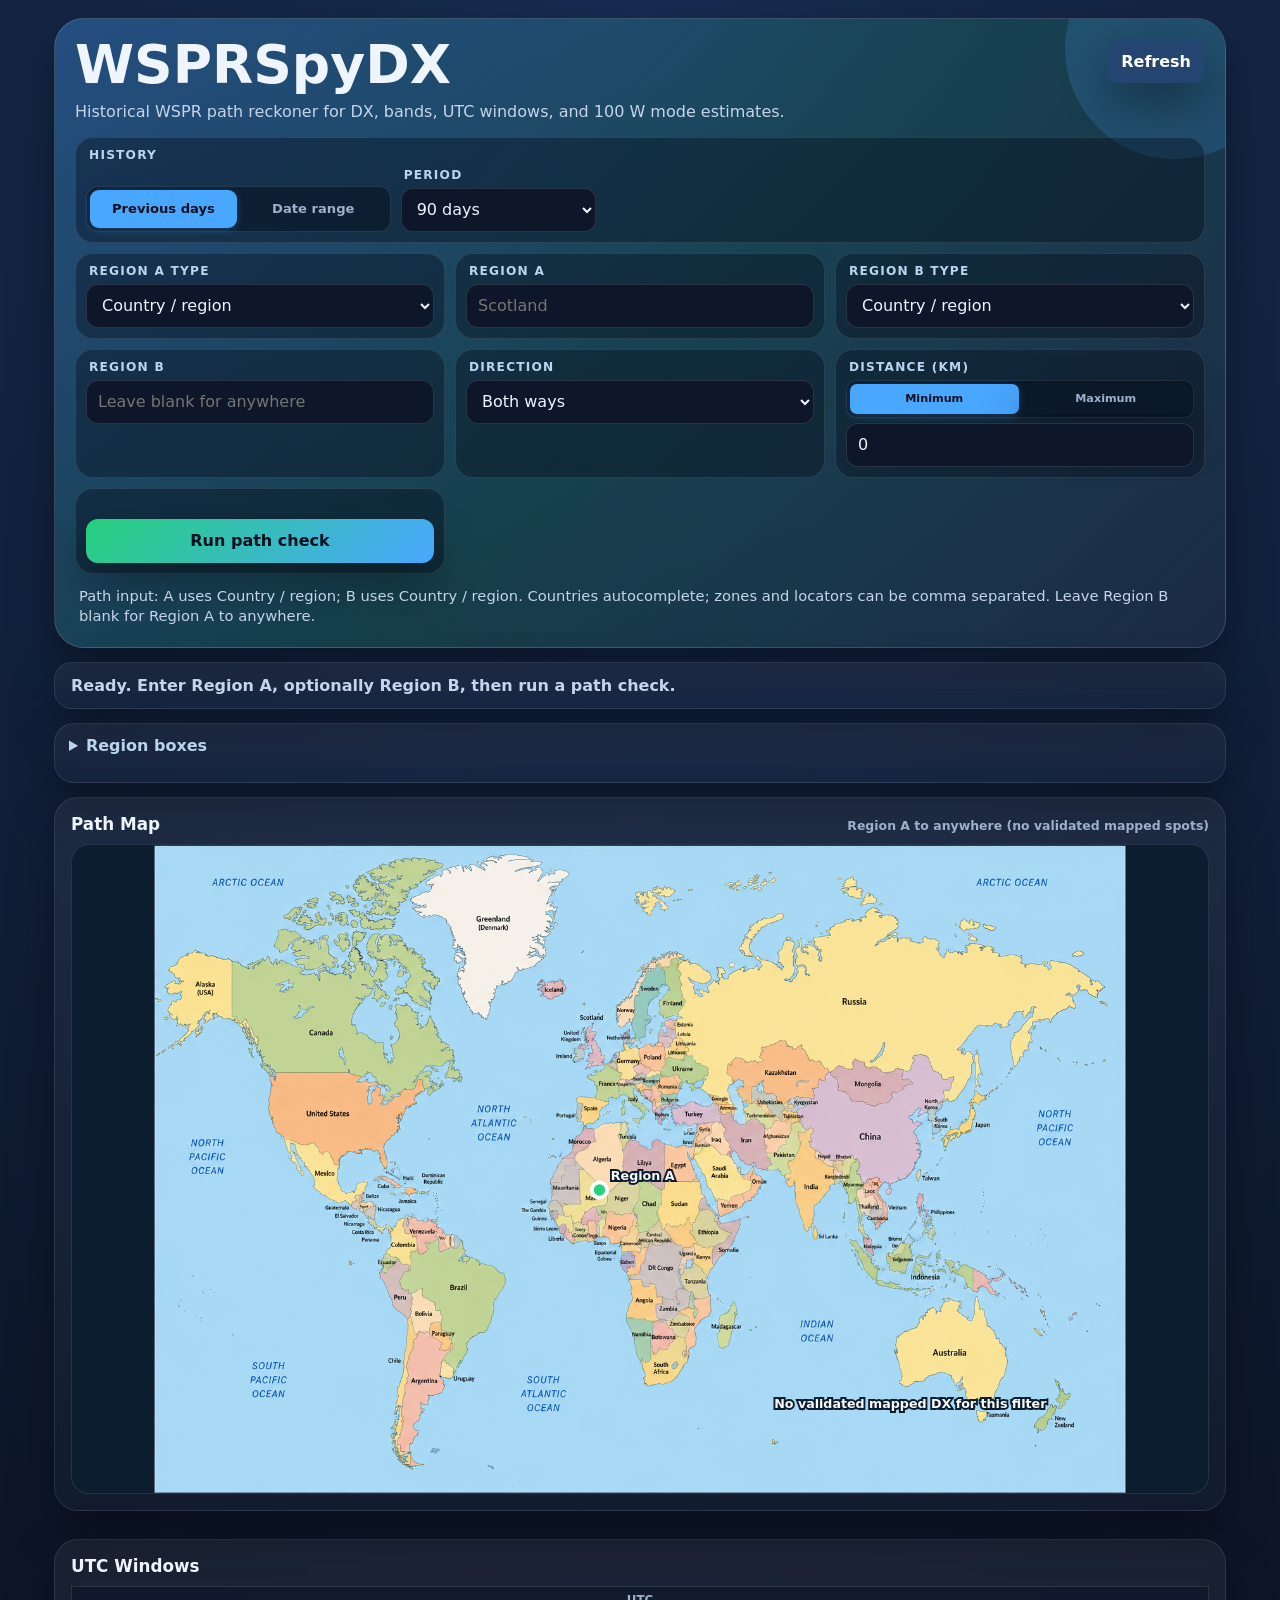
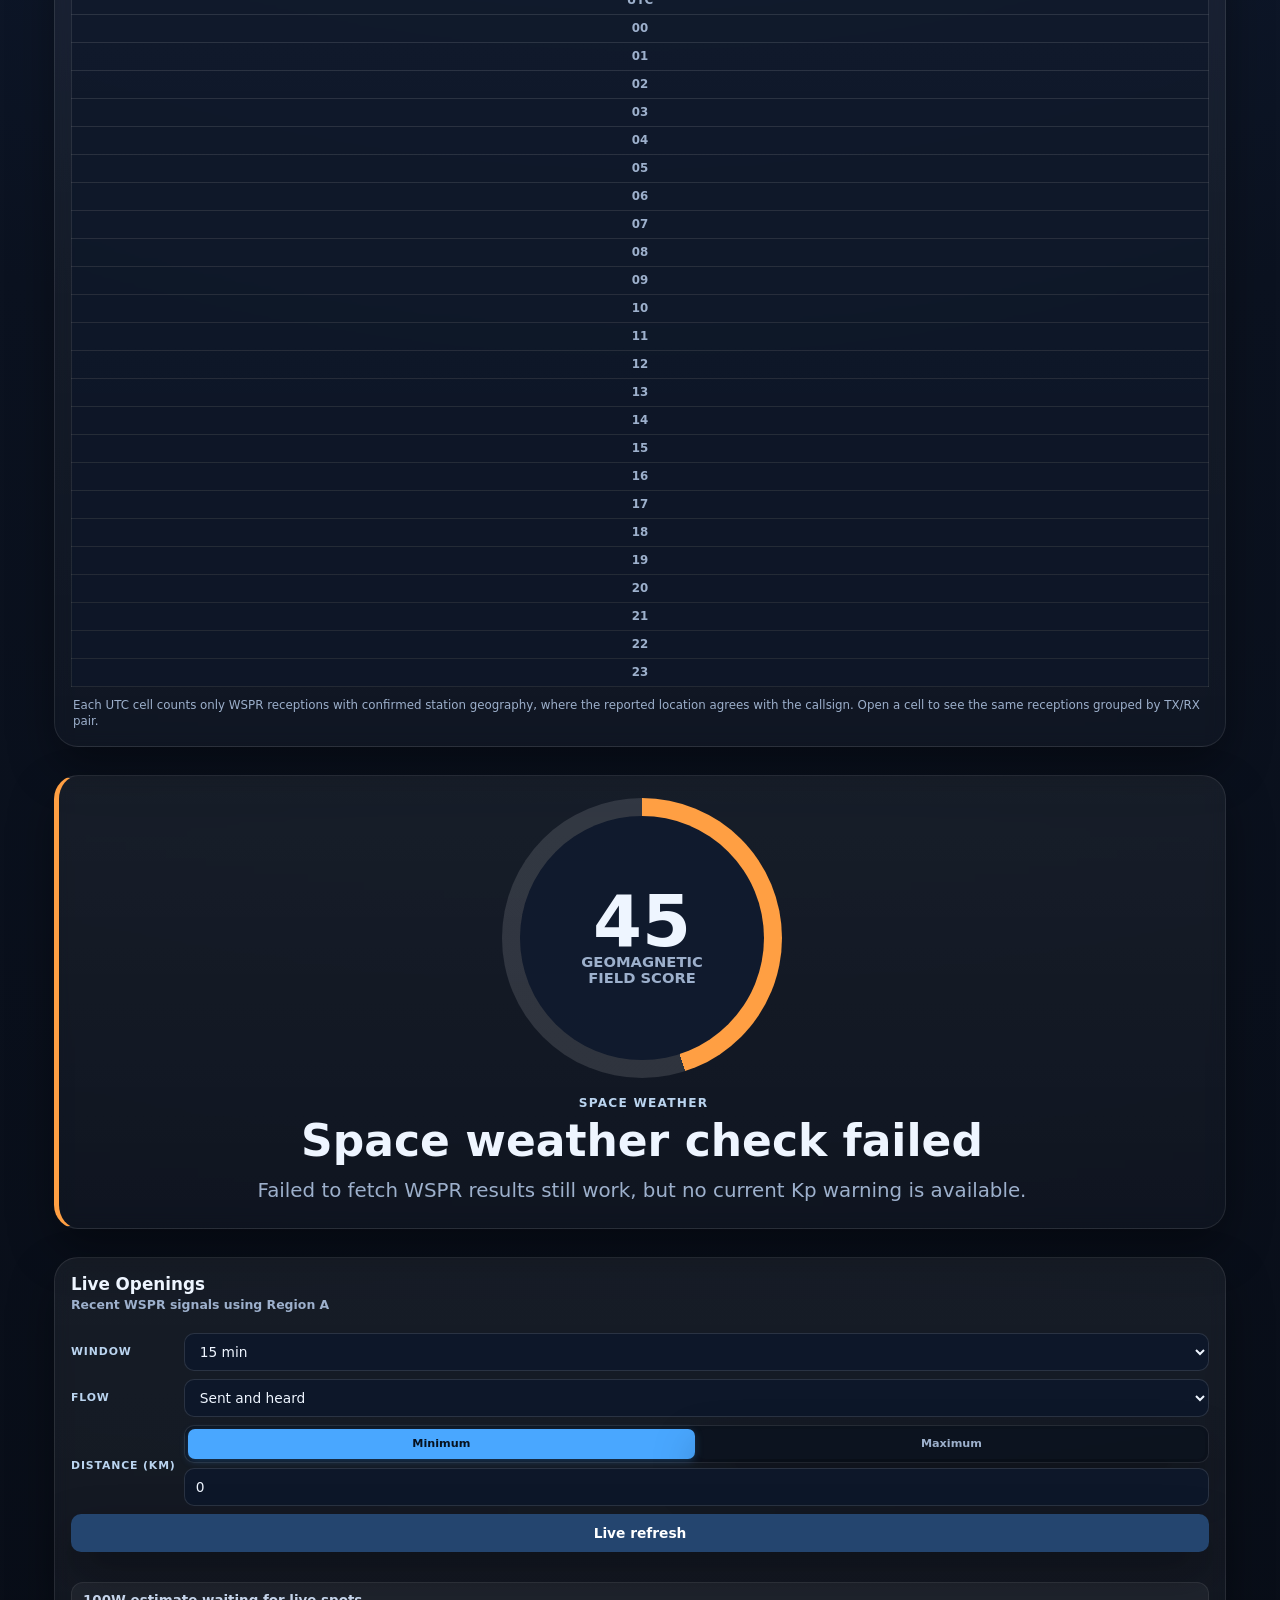
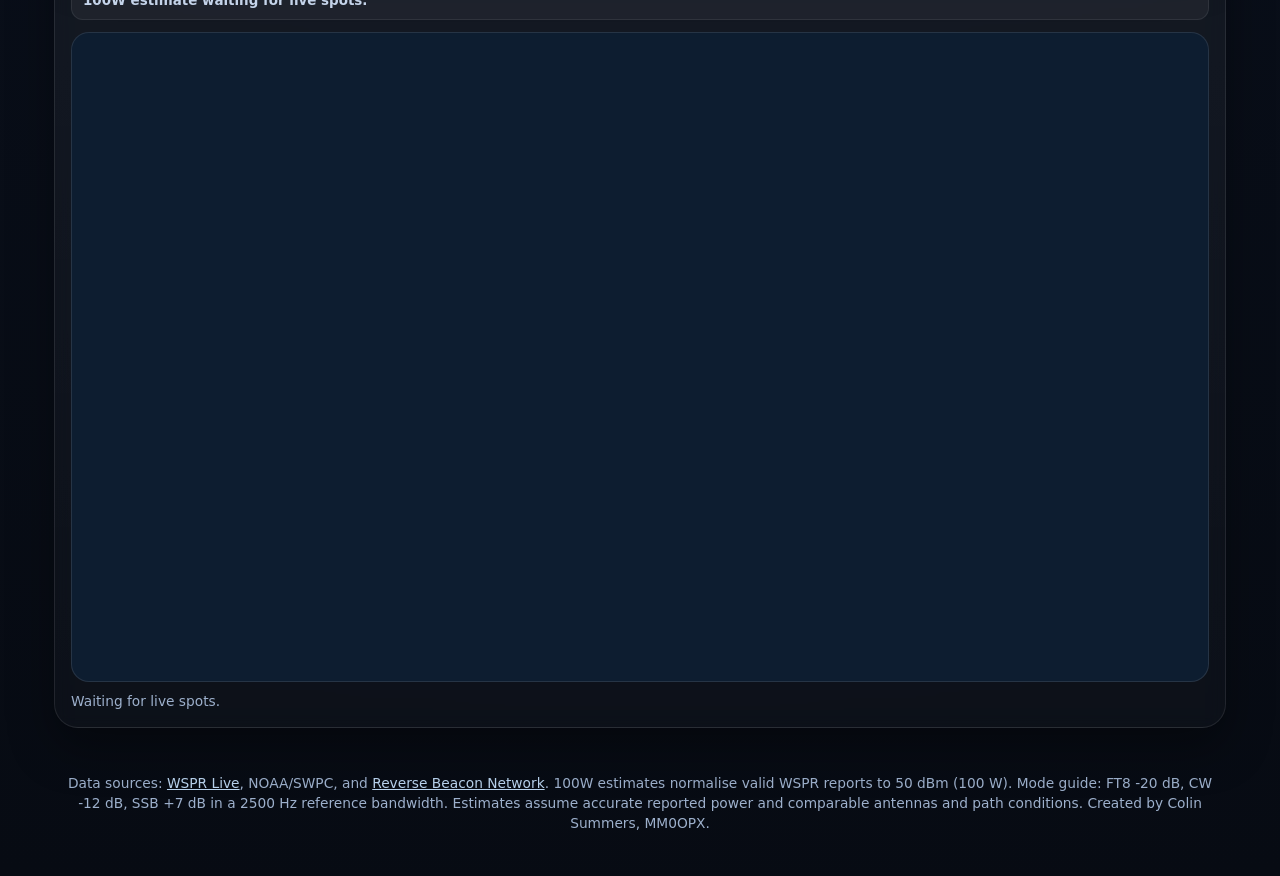
<file: index.html>
<!doctype html>
<html lang="en">
<head>
  <meta charset="utf-8">
  <meta name="viewport" content="width=device-width, initial-scale=1, viewport-fit=cover">
  <meta name="theme-color" content="#172033">
  <title>WSPRSpyDX</title>
  <style>
    body{margin:0;min-height:100vh;background:#0b1220;color:#eef5ff;font-family:system-ui,-apple-system,Segoe UI,sans-serif}.wrap{max-width:1200px;margin:auto;padding:18px 14px}.appHeader,.card,.panel,.status{background:#111b2f;border:1px solid rgba(255,255,255,.12);border-radius:20px;padding:16px;margin-bottom:14px}.grid{display:grid;gap:14px}select,input,button{min-height:44px;border-radius:12px;border:1px solid rgba(255,255,255,.15);background:#0d1729;color:#eef5ff;font:inherit}.title h1{font-size:clamp(2rem,6vw,3.35rem);margin:0}
  </style>
  <link rel="manifest" href="manifest.webmanifest">
  <link rel="stylesheet" href="styles.css?v=80">
</head>
<body>
  <main class="wrap">
    <header class="appHeader">
      <div class="top">
        <div class="title">
          <h1>WSPRSpyDX</h1>
          <p>Historical WSPR path reckoner for DX, bands, UTC windows, and 100 W mode estimates.</p>
        </div>
        <div class="actions">
          <button id="refreshBtn" type="button" aria-label="Refresh data" title="Refresh data">Refresh</button>
        </div>
      </div>
      <div class="selectors" aria-label="Path controls">
        <div class="selectBox historyBox">
          <label>History</label>
          <div class="history-controls">
            <input id="historyMode" type="hidden" value="recent">
            <div class="history-toggle" role="group" aria-label="History time selection mode">
              <button class="history-mode-button active" type="button" data-history-mode="recent" aria-pressed="true">Previous days</button>
              <button class="history-mode-button" type="button" data-history-mode="range" aria-pressed="false">Date range</button>
            </div>
            <div class="history-fields" id="recentHistoryFields">
              <label for="period">Period</label>
              <select id="period">
                <option value="1">1 day</option>
                <option value="2">2 days</option>
                <option value="3">3 days</option>
                <option value="4">4 days</option>
                <option value="5">5 days</option>
                <option value="10">10 days</option>
                <option value="20">20 days</option>
                <option value="30">30 days</option>
                <option value="90" selected>90 days</option>
              </select>
            </div>
            <div class="history-range-fields" id="rangeHistoryFields" hidden>
              <div class="history-fields">
                <label for="historyStart">Start UTC</label>
                <input id="historyStart" type="datetime-local" step="60" aria-label="History start date and time in UTC">
              </div>
              <div class="history-fields">
                <label for="historyEnd">End UTC</label>
                <input id="historyEnd" type="datetime-local" step="60" aria-label="History end date and time in UTC">
              </div>
            </div>
          </div>
        </div>
        <div class="selectBox">
          <label for="aMode">Region A type</label>
          <select id="aMode">
            <option value="country" selected>Country / region</option>
            <option value="cq">CQ zone</option>
            <option value="itu">ITU zone</option>
            <option value="locator">Maidenhead locator</option>
          </select>
        </div>
        <div class="selectBox">
          <label id="aInputLabel" for="aCountry">Region A</label>
          <div class="combo">
            <input id="aCountry" autocomplete="off" value="" aria-label="Region A country or area">
            <datalist id="aCountryOptions"></datalist>
            <div class="suggestions" id="aSuggestions" role="listbox"></div>
          </div>
        </div>
        <div class="selectBox">
          <label for="bMode">Region B type</label>
          <select id="bMode">
            <option value="country" selected>Country / region</option>
            <option value="cq">CQ zone</option>
            <option value="itu">ITU zone</option>
            <option value="locator">Maidenhead locator</option>
          </select>
        </div>
        <div class="selectBox">
          <label id="bInputLabel" for="bCountry">Region B</label>
          <div class="combo">
            <input id="bCountry" autocomplete="off" value="" placeholder="Leave blank for anywhere" aria-label="Region B country or area">
            <datalist id="bCountryOptions"></datalist>
            <div class="suggestions" id="bSuggestions" role="listbox"></div>
          </div>
        </div>
        <div class="selectBox">
          <label for="direction">Direction</label>
          <select id="direction">
            <option value="both" selected>Both ways</option>
            <option value="ab">A heard in B</option>
            <option value="ba">B heard in A</option>
          </select>
        </div>
        <div class="selectBox">
          <label for="pathMinDistance">Distance (km)</label>
          <div class="distance-filter">
            <input id="pathDistanceMode" type="hidden" value="min">
            <div class="distance-toggle" role="group" aria-label="Historical distance filter mode">
              <button class="distance-mode-button active" type="button" data-distance-target="pathDistanceMode" data-distance-mode="min" aria-pressed="true">Minimum</button>
              <button class="distance-mode-button" type="button" data-distance-target="pathDistanceMode" data-distance-mode="max" aria-pressed="false">Maximum</button>
            </div>
            <input id="pathMinDistance" type="number" min="0" max="20040" step="100" value="0" inputmode="numeric" placeholder="0" aria-label="Historical distance in kilometres">
          </div>
        </div>
        <div class="selectBox runBox">
          <label>&nbsp;</label>
          <button id="runBtn" class="primary" type="button">Run path check</button>
        </div>
      </div>
      <p class="modeNote" id="modeNote">Mix country, CQ zone, ITU zone, or Maidenhead locator on either side of the path. Leave Region B blank for Region A to anywhere.</p>
    </header>

    <section class="status" id="status" role="status">Ready.</section>

    <details class="panel customPanel" id="customDetails">
        <summary>Region boxes</summary>
        <div class="box-editor">
          <fieldset>
            <legend>Region A</legend>
            <input id="aName" aria-label="Region A name">
            <div class="coord-grid">
              <input id="aLatMin" inputmode="decimal" aria-label="A minimum latitude">
              <input id="aLatMax" inputmode="decimal" aria-label="A maximum latitude">
              <input id="aLonMin" inputmode="decimal" aria-label="A minimum longitude">
              <input id="aLonMax" inputmode="decimal" aria-label="A maximum longitude">
            </div>
          </fieldset>
          <fieldset>
            <legend>Region B</legend>
            <input id="bName" aria-label="Region B name">
            <div class="coord-grid">
              <input id="bLatMin" inputmode="decimal" aria-label="B minimum latitude">
              <input id="bLatMax" inputmode="decimal" aria-label="B maximum latitude">
              <input id="bLonMin" inputmode="decimal" aria-label="B minimum longitude">
              <input id="bLonMax" inputmode="decimal" aria-label="B maximum longitude">
            </div>
          </fieldset>
        </div>
      </details>

    <div class="grid">
    <section class="card mapCard">
      <div class="section-head">
        <h2>Path Map</h2>
        <span id="mapMeta"></span>
      </div>
      <div class="path-map" id="pathMap" aria-label="Selected radio path map"></div>
    </section>

    <section class="card heatmapCard">
      <div class="section-head">
        <h2>UTC Windows</h2>
        <span id="queryMeta"></span>
      </div>
      <div class="heatmap-wrap">
        <table class="heatmap" id="heatmap" aria-label="Band by hour heatmap"></table>
      </div>
      <p class="heatmap-note">Each UTC cell counts only WSPR receptions with confirmed station geography, where the reported location agrees with the callsign. Open a cell to see the same receptions grouped by TX/RX pair.</p>
      <div class="band-detail utc-detail" id="bandDetailPanel" hidden>
        <div class="section-head band-detail-head">
          <div>
            <h3 id="bandDetailTitle">Select a UTC window to see matching spots</h3>
            <span id="bandDetailMeta">Tap a populated UTC window for country and 100W spot detail.</span>
          </div>
        </div>
        <div class="live-countries band-country-summary" id="bandCountrySummary"></div>
        <div class="rbn-table-wrap">
          <table class="rbn-table band-spot-table" id="bandSpotTable" aria-label="Selected UTC window spots"></table>
        </div>
      </div>
    </section>

    <section class="card weatherCard space-weather quiet" id="spaceWeather" aria-label="Space weather">
      <div class="weatherGauge" id="spaceWeatherGauge" style="--gauge: 0">
        <b id="spaceWeatherScore">--</b>
        <span>Geomagnetic<br>field score</span>
      </div>
      <div class="weatherCopy">
        <span class="weather-label">Space weather</span>
        <strong id="spaceWeatherTitle">Checking NOAA Kp...</strong>
        <p id="spaceWeatherBody">Recent geomagnetic activity can make current HF conditions differ from the historical WSPR pattern.</p>
      </div>
    </section>

    <section class="card liveMapCard">
      <div class="section-head live-head">
        <div>
          <h2>Live Openings</h2>
          <span id="liveMapMeta">Recent WSPR signals using Region A</span>
        </div>
        <div class="live-controls">
          <label for="liveWindow">Window</label>
          <select id="liveWindow">
            <option value="15" selected>15 min</option>
            <option value="30">30 min</option>
            <option value="60">1 hour</option>
          </select>
          <label for="liveDirection">Flow</label>
          <select id="liveDirection">
            <option value="both" selected>Sent and heard</option>
            <option value="sent">Sent from A</option>
            <option value="heard">Heard in A</option>
          </select>
          <label for="liveMinDistance">Distance (km)</label>
          <div class="distance-filter">
            <input id="liveDistanceMode" type="hidden" value="min">
            <div class="distance-toggle" role="group" aria-label="Live distance filter mode">
              <button class="distance-mode-button active" type="button" data-distance-target="liveDistanceMode" data-distance-mode="min" aria-pressed="true">Minimum</button>
              <button class="distance-mode-button" type="button" data-distance-target="liveDistanceMode" data-distance-mode="max" aria-pressed="false">Maximum</button>
            </div>
            <input id="liveMinDistance" type="number" min="0" max="20040" step="100" value="0" list="liveDistanceOptions" inputmode="numeric" placeholder="0" aria-label="Live distance in kilometres">
          </div>
          <datalist id="liveDistanceOptions">
            <option value="0"></option>
            <option value="500"></option>
            <option value="1000"></option>
            <option value="3000"></option>
            <option value="5000"></option>
            <option value="10000"></option>
          </datalist>
          <button id="liveRefreshBtn" type="button">Live refresh</button>
        </div>
      </div>
      <div class="live-bands" id="liveBands" aria-label="Hot live bands"></div>
      <div class="live-countries" id="liveCountries" aria-label="Hot live countries"></div>
      <div class="live-power" id="livePower">100W estimate waiting for live spots.</div>
      <div class="path-map live-map" id="liveMap" aria-label="Live WSPR openings map"></div>
      <div class="live-summary" id="liveSummary">Waiting for live spots.</div>
      <div class="band-detail live-detail" id="liveDetailPanel" hidden>
        <div class="section-head band-detail-head">
          <div>
            <h3 id="liveDetailTitle">Select a hot band or country</h3>
            <span id="liveDetailMeta">Tap a tile to see its mapped live receptions.</span>
          </div>
        </div>
        <div class="rbn-table-wrap">
          <table class="rbn-table band-spot-table" id="liveDetailTable" aria-label="Selected live opening spots"></table>
        </div>
      </div>
    </section>

    <section class="card rbnCard" id="rbnCard" hidden>
      <div class="section-head live-head">
        <div>
          <h2>CW RBN Monitor</h2>
          <span id="rbnMeta">Reverse Beacon Network spot lookup</span>
        </div>
        <div class="live-controls rbn-controls">
          <label for="rbnCall">Call</label>
          <input id="rbnCall" type="text" value="MM0OPX" placeholder="Callsign" autocapitalize="characters" spellcheck="false" aria-label="RBN callsign">
          <label for="rbnWindow">Window</label>
          <select id="rbnWindow">
            <option value="900" selected>15 min</option>
            <option value="1800">30 min</option>
            <option value="3600">1 hour</option>
            <option value="86400">24 hours</option>
          </select>
          <label for="rbnMinDistance">Distance (km)</label>
          <div class="distance-filter">
            <input id="rbnDistanceMode" type="hidden" value="min">
            <div class="distance-toggle" role="group" aria-label="RBN distance filter mode">
              <button class="distance-mode-button active" type="button" data-distance-target="rbnDistanceMode" data-distance-mode="min" aria-pressed="true">Minimum</button>
              <button class="distance-mode-button" type="button" data-distance-target="rbnDistanceMode" data-distance-mode="max" aria-pressed="false">Maximum</button>
            </div>
            <input id="rbnMinDistance" type="number" min="0" max="20040" step="100" value="0" inputmode="numeric" placeholder="0" aria-label="RBN distance in kilometres">
          </div>
          <button id="rbnRunBtn" type="button">Run RBN</button>
        </div>
      </div>
      <div class="path-map live-map" id="rbnMap" aria-label="Reverse Beacon Network map"></div>
      <div class="rbn-table-wrap">
        <table class="rbn-table" id="rbnTable" aria-label="Reverse Beacon Network spots"></table>
      </div>
      <div class="live-summary" id="rbnSummary">Enter a callsign and run a CW RBN lookup.</div>
    </section>
    </div>

    <footer class="source-note">
      Data sources: <a href="https://wspr.live/" target="_blank" rel="noopener">WSPR Live</a>, NOAA/SWPC, and <a href="https://www.reversebeacon.net/" target="_blank" rel="noopener">Reverse Beacon Network</a>.
      100W estimates normalise valid WSPR reports to 50 dBm (100 W). Mode guide: FT8 -20 dB, CW -12 dB, SSB +7 dB in a 2500 Hz reference bandwidth. Estimates assume accurate reported power and comparable antennas and path conditions. Created by Colin Summers, MM0OPX.
    </footer>
  </main>
  <script src="app.js?v=80"></script>
</body>
</html>
</file>
<file: styles.css>
:root {
  color-scheme: dark;
  --bg: #0b1220;
  --panel: #111b2f;
  --panel-2: #0d1729;
  --soft: rgba(255,255,255,.055);
  --soft-2: rgba(255,255,255,.09);
  --text: #eef5ff;
  --muted: #9db0cc;
  --line: rgba(255,255,255,.11);
  --good: #26d07c;
  --ok: #f6c945;
  --warn: #ff9f43;
  --bad: #ff5c67;
  --blue: #49a7ff;
  --orange: #f05a28;
  --shadow: 0 20px 45px rgba(0,0,0,.35);
}

* {
  box-sizing: border-box;
}

body {
  margin: 0;
  min-height: 100dvh;
  font-family: system-ui, -apple-system, BlinkMacSystemFont, "Segoe UI", Roboto, Arial, sans-serif;
  background: radial-gradient(circle at top, #172c52 0, #0b1220 48%, #070b13 100%);
  color: var(--text);
}

.wrap {
  max-width: 1200px;
  margin: auto;
  padding: 18px 14px 42px;
}

.appHeader {
  position: relative;
  overflow: hidden;
  margin-bottom: 14px;
  padding: 20px;
  border: 1px solid rgba(255,255,255,.13);
  border-radius: 30px;
  background: linear-gradient(135deg, rgba(73,167,255,.32), rgba(38,208,124,.16) 52%, rgba(255,255,255,.045));
  box-shadow: var(--shadow);
}

.appHeader:before {
  content: "";
  position: absolute;
  right: -60px;
  top: -80px;
  width: 220px;
  height: 220px;
  border-radius: 50%;
  background: rgba(73,167,255,.18);
}

.top {
  position: relative;
  z-index: 1;
  display: flex;
  justify-content: space-between;
  gap: 12px;
  align-items: flex-start;
  margin-bottom: 14px;
}

.title h1 {
  margin: 0;
  line-height: .98;
  font-size: clamp(2rem, 6vw, 3.35rem);
  letter-spacing: 0;
}

.title p {
  max-width: 760px;
  margin: 8px 0 0;
  color: #c5d4ea;
  line-height: 1.45;
}

.actions {
  display: flex;
  gap: 8px;
  flex-wrap: wrap;
  justify-content: flex-end;
}

.selectors {
  position: relative;
  z-index: 1;
  display: grid;
  grid-template-columns: 1fr 1fr 1fr;
  gap: 10px;
}

.selectBox {
  min-width: 0;
  padding: 10px;
  border: 1px solid rgba(255,255,255,.10);
  border-radius: 18px;
  background: rgba(6,12,24,.38);
}

.historyBox {
  grid-column: 1 / -1;
}

.history-controls {
  display: grid;
  grid-template-columns: minmax(230px, .7fr) minmax(180px, .45fr) minmax(430px, 1.35fr);
  gap: 10px;
  align-items: end;
}

.history-toggle {
  display: grid;
  grid-template-columns: 1fr 1fr;
  gap: 3px;
  padding: 3px;
  border: 1px solid rgba(255,255,255,.11);
  border-radius: 12px;
  background: rgba(5,13,25,.48);
}

.history-toggle .history-mode-button {
  min-width: 0;
  min-height: 38px;
  padding: 6px 10px;
  border: 0;
  border-radius: 9px;
  background: transparent;
  color: var(--muted);
  font-size: .82rem;
  font-weight: 900;
  box-shadow: none;
  white-space: nowrap;
}

.history-toggle .history-mode-button.active {
  background: var(--blue);
  color: #06111f;
  box-shadow: 0 2px 8px rgba(73,167,255,.26);
}

.history-fields {
  min-width: 0;
}

.history-fields label {
  margin-bottom: 5px;
}

.history-range-fields {
  display: grid;
  grid-column: 2 / -1;
  grid-template-columns: repeat(2, minmax(0, 1fr));
  gap: 10px;
  min-width: 0;
}

.history-range-fields[hidden],
.history-fields[hidden] {
  display: none;
}

.history-range-fields input {
  min-width: 0;
  color-scheme: dark;
}

.selectBox label,
label span,
legend,
.weather-label,
.kicker {
  display: block;
  margin: 0 0 6px 3px;
  color: #bad4ef;
  font-size: .76rem;
  font-weight: 900;
  letter-spacing: .1em;
  text-transform: uppercase;
}

.modeNote {
  position: relative;
  z-index: 1;
  margin: 12px 4px 0;
  color: #c5d4ea;
  font-size: .92rem;
  line-height: 1.4;
}

select,
input,
button,
.btn {
  width: 100%;
  min-height: 44px;
  border: 1px solid rgba(255,255,255,.12);
  border-radius: 12px;
  background: #0d1729;
  color: var(--text);
  font: inherit;
}

select,
input {
  padding: 0 11px;
}

button,
.btn {
  border: 0;
  padding: 11px 14px;
  background: #24456f;
  color: white;
  font-weight: 900;
  cursor: pointer;
  box-shadow: var(--shadow);
}

button:hover,
.btn:hover {
  filter: brightness(1.1);
}

button:disabled {
  opacity: .62;
  cursor: wait;
}

.primary {
  background: linear-gradient(135deg, #26d07c, #49a7ff);
  color: #07111f;
}

.combo {
  position: relative;
}

.suggestions {
  display: none;
  position: absolute;
  z-index: 20;
  top: calc(100% + 5px);
  left: 0;
  right: 0;
  overflow: hidden;
  max-height: 230px;
  overflow-y: auto;
  border: 1px solid rgba(255,255,255,.13);
  border-radius: 14px;
  background: #12223b;
  box-shadow: var(--shadow);
}

.suggestions.open {
  display: grid;
}

.suggestions button {
  min-height: 40px;
  padding: 0 11px;
  border-radius: 0;
  background: transparent;
  box-shadow: none;
  text-align: left;
  white-space: normal;
  line-height: 1.25;
}

.suggestions button + button {
  border-top: 1px solid rgba(255,255,255,.08);
}

.status,
.panel,
.card {
  border: 1px solid rgba(255,255,255,.09);
  background: linear-gradient(180deg, rgba(255,255,255,.055), rgba(255,255,255,.025));
  box-shadow: var(--shadow);
  backdrop-filter: blur(8px);
}

.status {
  min-height: 46px;
  margin-bottom: 14px;
  padding: 13px 16px;
  border-radius: 18px;
  color: #c5d4ea;
  font-weight: 800;
}

.status.error {
  color: #ffd6d6;
}

.customPanel {
  margin-bottom: 14px;
  padding: 12px 14px;
  border-radius: 20px;
}

details summary {
  min-height: 34px;
  color: #bad4ef;
  cursor: pointer;
  font-weight: 900;
}

.box-editor {
  display: grid;
  grid-template-columns: 1fr 1fr;
  gap: 12px;
  padding-top: 8px;
}

fieldset {
  min-width: 0;
  margin: 0;
  padding: 10px;
  border: 1px solid rgba(255,255,255,.09);
  border-radius: 16px;
}

.coord-grid {
  display: grid;
  grid-template-columns: repeat(2, minmax(0, 1fr));
  gap: 8px;
  margin-top: 8px;
}

.grid {
  display: grid;
  grid-template-columns: repeat(12, 1fr);
  gap: 14px;
}

.card {
  min-height: 120px;
  padding: 16px;
  border-radius: 24px;
}

.mapCard {
  grid-column: span 12;
}

.liveMapCard {
  grid-column: span 12;
}

.rbnCard {
  grid-column: span 12;
}

.weatherCard {
  grid-column: span 12;
}

.heatmapCard {
  grid-column: span 12;
}

.latestCard {
  grid-column: span 12;
}

.section-head {
  display: flex;
  justify-content: space-between;
  gap: 10px;
  align-items: baseline;
  margin-bottom: 10px;
}

h2 {
  margin: 0;
  font-size: 1.05rem;
  letter-spacing: 0;
}

.section-head span {
  color: var(--muted);
  font-size: .78rem;
  font-weight: 800;
  text-align: right;
}

.card-filter {
  display: grid;
  grid-template-columns: auto minmax(128px, auto) minmax(76px, 110px) auto;
  gap: 8px;
  align-items: center;
}

.card-filter label {
  color: #bad4ef;
  font-size: .68rem;
  font-weight: 900;
  letter-spacing: .08em;
  text-transform: uppercase;
  white-space: normal;
}

.card-filter input,
.card-filter button {
  min-height: 34px;
  border-radius: 10px;
  font-size: .78rem;
}

.live-head {
  display: grid;
  grid-template-columns: minmax(0, 1fr);
  align-items: start;
}

.live-controls {
  display: grid;
  width: 100%;
  min-width: 0;
  grid-template-columns: auto minmax(110px, 140px) auto minmax(160px, 1fr) auto minmax(220px, 260px) minmax(130px, 160px);
  gap: 8px;
  align-items: center;
  margin-top: 10px;
}

.live-controls label {
  margin: 0;
  color: #bad4ef;
  font-size: .68rem;
  font-weight: 900;
  letter-spacing: .08em;
  text-transform: uppercase;
}

.live-controls select,
.live-controls input,
.live-controls button {
  min-height: 38px;
  border-radius: 10px;
  font-size: .86rem;
}

.live-controls input {
  width: 100%;
}

.distance-filter {
  display: grid;
  gap: 5px;
  min-width: 0;
}

.distance-toggle {
  display: grid;
  grid-template-columns: 1fr 1fr;
  gap: 3px;
  padding: 3px;
  border: 1px solid rgba(255,255,255,.11);
  border-radius: 10px;
  background: rgba(5,13,25,.48);
}

.distance-toggle .distance-mode-button {
  min-width: 0;
  min-height: 30px;
  padding: 4px 7px;
  border: 0;
  border-radius: 7px;
  background: transparent;
  color: var(--muted);
  font-size: .7rem;
  font-weight: 900;
  cursor: pointer;
  overflow: hidden;
  white-space: nowrap;
}

.distance-toggle .distance-mode-button.active {
  background: var(--blue);
  color: #06111f;
  box-shadow: 0 2px 8px rgba(73,167,255,.26);
}

.rbn-controls {
  grid-template-columns: auto minmax(92px, 130px) auto minmax(96px, 130px) minmax(128px, auto) minmax(76px, 120px) minmax(110px, 140px);
}

@media (min-width: 1401px) {
  .liveMapCard .live-controls {
    grid-template-columns: auto minmax(110px, 140px) auto minmax(180px, 1fr) auto minmax(220px, 260px);
    grid-template-rows: auto auto;
  }

  .liveMapCard .live-controls label[for="liveWindow"] {
    grid-column: 1;
    grid-row: 1;
  }

  .liveMapCard #liveWindow {
    grid-column: 2;
    grid-row: 1;
  }

  .liveMapCard .live-controls label[for="liveDirection"] {
    grid-column: 3;
    grid-row: 1;
  }

  .liveMapCard #liveDirection {
    grid-column: 4;
    grid-row: 1;
  }

  .liveMapCard #liveRefreshBtn {
    grid-column: 5 / 7;
    grid-row: 1;
  }

  .liveMapCard .live-controls label[for="liveMinDistance"] {
    grid-column: 5;
    grid-row: 2;
    align-self: end;
    margin-bottom: 13px;
  }

  .liveMapCard .live-controls .distance-filter {
    grid-column: 6;
    grid-row: 2;
  }
}

.live-bands,
.live-countries {
  display: flex;
  flex-wrap: wrap;
  gap: 8px;
  margin: 10px 0 0;
}

.live-band-chip,
.live-country-chip,
.live-band-empty {
  display: inline-flex;
  align-items: center;
  gap: 7px;
  min-height: 32px;
  padding: 5px 10px;
  border: 1px solid rgba(255,255,255,.1);
  border-left: 5px solid var(--band-color, var(--muted));
  border-radius: 12px;
  background: rgba(255,255,255,.06);
  color: var(--text);
  font-size: .78rem;
  font-weight: 900;
}

.live-band-chip,
.live-country-chip {
  font-family: inherit;
  text-align: left;
  cursor: pointer;
  touch-action: pan-y;
  -webkit-tap-highlight-color: transparent;
}

.live-detail-trigger[aria-expanded="true"] {
  border-color: var(--accent);
  background: rgba(73,167,255,.16);
  box-shadow: 0 0 0 2px rgba(73,167,255,.18);
}

.live-bands > .live-detail,
.live-countries > .live-detail {
  flex: 1 0 100%;
  width: 100%;
  margin: 2px 0 4px;
}

.live-band-chip span,
.live-country-chip span,
.live-band-empty {
  color: var(--muted);
  font-weight: 800;
}

.live-country-chip {
  border-left-color: var(--blue);
}

.live-power {
  margin: 10px 0 12px;
  padding: 9px 11px;
  border: 1px solid rgba(255,255,255,.08);
  border-radius: 12px;
  background: rgba(255,255,255,.05);
  color: #c5d4ea;
  font-size: .84rem;
  font-weight: 850;
  line-height: 1.35;
}

.space-weather {
  display: grid;
  grid-template-columns: 1fr;
  align-content: start;
  justify-items: center;
  gap: 18px;
  border-left-width: 5px;
  padding: 22px;
  text-align: center;
}

.space-weather.quiet {
  border-left-color: var(--good);
}

.space-weather.caution {
  border-left-color: var(--warn);
}

.space-weather.storm {
  border-left-color: var(--bad);
}

.space-weather strong {
  display: block;
  font-size: clamp(1.7rem, 6vw, 2.75rem);
  line-height: 1.15;
}

.space-weather p {
  width: 100%;
  max-width: 1020px;
  margin: 10px auto 0;
  color: var(--muted);
  font-size: clamp(1rem, 3.5vw, 1.24rem);
  line-height: 1.45;
}

.weatherGauge {
  width: clamp(190px, 28vw, 280px);
  height: clamp(190px, 28vw, 280px);
  border-radius: 50%;
  display: grid;
  place-items: center;
  position: relative;
  flex: none;
  background: conic-gradient(var(--good) calc(var(--gauge) * 1%), rgba(255,255,255,.12) 0);
}

.space-weather.caution .weatherGauge {
  background: conic-gradient(var(--warn) calc(var(--gauge) * 1%), rgba(255,255,255,.12) 0);
}

.space-weather.storm .weatherGauge {
  background: conic-gradient(var(--bad) calc(var(--gauge) * 1%), rgba(255,255,255,.12) 0);
}

.weatherGauge:after {
  content: "";
  position: absolute;
  inset: 18px;
  border-radius: 50%;
  background: #101a2d;
}

.weatherGauge b,
.weatherGauge span {
  position: relative;
  z-index: 1;
}

.weatherGauge b {
  align-self: end;
  font-size: clamp(3rem, 8vw, 4.4rem);
  line-height: .9;
}

.weatherGauge span {
  align-self: start;
  color: var(--muted);
  font-size: clamp(.72rem, 2.4vw, .92rem);
  font-weight: 900;
  text-transform: uppercase;
  text-align: center;
  line-height: 1.05;
}

.weatherCopy {
  width: 100%;
  min-width: 0;
}

.score-strip {
  grid-column: span 12;
  display: grid;
  grid-template-columns: repeat(4, minmax(0, 1fr));
  gap: 14px;
}

.score-card {
  min-height: 128px;
  padding: 14px;
  border: 1px solid rgba(255,255,255,.09);
  border-radius: 20px;
  background: linear-gradient(135deg, rgba(73,167,255,.14), rgba(255,255,255,.035));
  box-shadow: var(--shadow);
}

.score-card .band {
  color: var(--ok);
  font-size: 1rem;
  font-weight: 950;
}

.score-card strong {
  display: block;
  margin: 4px 0;
  font-size: 2rem;
  line-height: 1;
}

.metric,
.slot-sub,
.spot-sub {
  color: var(--muted);
  font-size: .82rem;
  line-height: 1.4;
}

.path-map {
  position: relative;
  overflow: hidden;
  touch-action: pan-x pan-y pinch-zoom;
  min-height: 310px;
  border: 1px solid rgba(255,255,255,.1);
  border-radius: 18px;
  background: #0d1d30;
  aspect-ratio: 7 / 4;
}

.path-map svg {
  position: absolute;
  inset: 0;
  display: block;
  width: 100%;
  height: 100%;
}

.map-base {
  pointer-events: none;
}

.map-route {
  fill: none;
  stroke: var(--orange);
  stroke-width: 8;
  stroke-linecap: round;
}

.map-route-shadow {
  fill: none;
  stroke: #ffffff;
  stroke-width: 14;
  stroke-linecap: round;
  opacity: .85;
}

.map-route-fan {
  opacity: .58;
}

.map-route-shadow.map-route-fan {
  opacity: .32;
}

.map-pin {
  stroke: #ffffff;
  stroke-width: 6;
}

.map-pin.a {
  fill: var(--good);
}

.map-pin.b {
  fill: var(--ok);
}

.map-label {
  fill: #f8fafc;
  font-size: 20px;
  font-weight: 900;
  paint-order: stroke;
  stroke: #0d1d30;
  stroke-width: 6px;
}

.live-map {
  min-height: 340px;
}

.live-route {
  fill: none;
  stroke: var(--route-color);
  stroke-width: 6;
  stroke-linecap: round;
  opacity: var(--route-alpha);
}

.live-dot {
  fill: var(--band-color, var(--ok));
  stroke: #ffffff;
  stroke-width: 3;
  opacity: .92;
}

.live-focus {
  filter: drop-shadow(0 0 10px rgba(38,208,124,.55));
}

.live-label {
  fill: #f8fafc;
  font-size: 18px;
  font-weight: 900;
  paint-order: stroke;
  stroke: #0d1d30;
  stroke-width: 5px;
}

.live-summary {
  margin-top: 10px;
  color: var(--muted);
  font-size: .86rem;
  line-height: 1.4;
}

.rbn-table-wrap {
  overflow-x: auto;
  margin-top: 12px;
}

.rbn-table {
  width: 100%;
  border-collapse: collapse;
  color: #dceaff;
  font-size: .82rem;
}

.rbn-table th,
.rbn-table td {
  padding: 9px 8px;
  border-bottom: 1px solid rgba(255,255,255,.1);
  text-align: left;
  white-space: nowrap;
}

.rbn-table th {
  color: #9fb9d7;
  font-size: .7rem;
  text-transform: uppercase;
}

.heatmap-wrap {
  overflow-x: auto;
  overflow-y: hidden;
  touch-action: pan-x pan-y pinch-zoom;
  -webkit-overflow-scrolling: touch;
  padding-bottom: 4px;
  scrollbar-color: rgba(159,185,215,.55) rgba(255,255,255,.06);
}

.heatmap-note {
  margin: 7px 2px 0;
  color: var(--muted);
  font-size: .74rem;
  line-height: 1.35;
}

.heatmap {
  width: 100%;
  min-width: 0;
  border-collapse: collapse;
  table-layout: fixed;
  font-size: clamp(.58rem, 1.45vw, .74rem);
}

.heatmap th,
.heatmap td {
  height: 28px;
  min-width: 0;
  padding: 0 2px;
  border: 1px solid rgba(255,255,255,.08);
  text-align: center;
  overflow: hidden;
  line-height: 1;
}

.heatmap th {
  color: var(--muted);
  font-weight: 800;
  background: rgba(13,23,41,.72);
}

.heatmap td {
  color: #07130e;
  font-weight: 900;
  font-variant-numeric: tabular-nums;
}

.heatmap td span {
  display: block;
  width: 100%;
  max-width: 100%;
  overflow: hidden;
  text-align: center;
  white-space: nowrap;
}

.heatmap-cell {
  cursor: pointer;
}

.heatmap-cell.digits-4 span {
  font-size: .92em;
}

.heatmap-cell.digits-5 span {
  font-size: .78em;
}

.heatmap-cell.digits-6 span {
  font-size: .68em;
}

.heatmap-cell:focus-visible {
  outline: 2px solid var(--accent);
  outline-offset: -2px;
}

.heatmap-cell:active {
  filter: brightness(1.14);
}

.latest {
  display: grid;
  gap: 9px;
  margin: 0;
  padding: 0;
  list-style: none;
}

.spot {
  padding: 11px;
  border: 1px solid rgba(255,255,255,.075);
  border-radius: 16px;
  background: rgba(255,255,255,.055);
}

.band-detail {
  margin-top: 14px;
  padding-top: 14px;
  border-top: 1px solid rgba(255,255,255,.1);
}

.band-detail[hidden] {
  display: none;
}

.band-detail h3 {
  margin: 0;
  font-size: 1rem;
}

.band-country-summary {
  margin: 10px 0 4px;
}

.band-country-summary > .rbn-table-wrap {
  flex: 1 0 100%;
  width: 100%;
  margin: 4px 0 8px;
}

.slot-main,
.spot-main {
  display: flex;
  justify-content: space-between;
  gap: 10px;
  font-weight: 950;
}

.mode-hint {
  display: flex;
  align-items: center;
  flex-wrap: wrap;
  gap: 5px;
  max-width: 100%;
  margin-top: 8px;
  color: var(--muted);
  font-size: .78rem;
  font-weight: 900;
}

.mode-chip {
  display: inline-flex;
  align-items: center;
  min-height: 22px;
  padding: 2px 7px;
  border-radius: 999px;
  border: 1px solid transparent;
  color: #07130e;
}

.mode-chip.ok {
  background: var(--good);
}

.mode-chip.no {
  background: var(--bad);
  color: white;
}

.source-note {
  margin-top: 18px;
  padding: 14px 2px 0;
  color: var(--muted);
  font-size: .86rem;
  line-height: 1.45;
  text-align: center;
}

.source-note a {
  color: #bad4ef;
}

@media (max-width: 1400px) {
  .live-head {
    grid-template-columns: minmax(0, 1fr);
  }

  .live-controls {
    width: 100%;
    min-width: 0;
    justify-self: stretch;
    grid-template-columns: max-content minmax(0, 1fr);
    margin-top: 10px;
  }

  .live-controls > label {
    white-space: nowrap;
  }

  .live-controls > button {
    grid-column: 1 / -1;
  }

  .live-controls .distance-toggle button {
    grid-column: auto;
  }
}

@media (max-width: 900px) {
  .selectors,
  .box-editor {
    grid-template-columns: 1fr;
  }

  .history-controls {
    grid-template-columns: 1fr;
    align-items: stretch;
  }

  .history-range-fields {
    grid-column: 1;
    grid-template-columns: repeat(2, minmax(0, 1fr));
  }

  .mapCard,
  .liveMapCard,
  .rbnCard,
  .weatherCard {
    grid-column: span 12;
  }

  .score-strip {
    grid-template-columns: repeat(2, minmax(0, 1fr));
  }

  .top {
    flex-direction: column;
  }

  .actions {
    justify-content: flex-start;
  }

  .path-map {
    min-height: 240px;
  }

  .live-head {
    display: grid;
  }

  .rbn-controls {
    grid-template-columns: max-content minmax(0, 1fr);
  }

  .card-filter {
    grid-template-columns: 1fr 1fr;
    width: 100%;
    margin-top: 8px;
  }

  .card-filter span {
    display: none;
  }

  .card-filter button {
    grid-column: 1 / -1;
  }

}

@media (max-width: 520px) {
  .wrap {
    padding: 10px 8px 28px;
  }

  .appHeader {
    padding: 14px;
    border-radius: 20px;
  }

  .title h1 {
    font-size: 2.2rem;
    line-height: 1.05;
  }

  .title p,
  .modeNote {
    font-size: .92rem;
  }

  .history-range-fields {
    grid-template-columns: 1fr;
  }

  .history-toggle .history-mode-button {
    font-size: .78rem;
  }

  .score-strip {
    grid-template-columns: 1fr;
  }

  .card {
    padding: 14px;
    border-radius: 18px;
    backdrop-filter: none;
  }

  .path-map {
    width: 100%;
    min-height: 205px;
    aspect-ratio: auto;
    border-radius: 14px;
  }

  .live-map {
    min-height: 230px;
  }

  .space-weather {
    border-left-width: 1px;
    border-top-width: 5px;
    padding: 18px 14px;
    gap: 18px;
  }

  .space-weather p {
    max-width: none;
    font-size: 1rem;
  }

  .weatherGauge {
    width: min(78vw, 290px);
    height: min(78vw, 290px);
  }

  .weatherGauge:after {
    inset: 18px;
  }

  .weatherCopy {
    width: 100%;
  }

  .space-weather.quiet {
    border-top-color: var(--good);
  }

  .space-weather.caution {
    border-top-color: var(--warn);
  }

  .space-weather.storm {
    border-top-color: var(--bad);
  }

  .heatmap {
    font-size: clamp(.48rem, 2.15vw, .66rem);
    min-width: 760px;
  }

  .heatmap th,
  .heatmap td {
    height: 25px;
    padding: 0 1px;
  }

  .heatmap th:first-child,
  .heatmap td:first-child {
    width: 40px;
    position: sticky;
    left: 0;
    z-index: 2;
    box-shadow: 1px 0 0 rgba(255,255,255,.08);
  }

  .heatmap th:first-child {
    z-index: 3;
  }

  .heatmap-cell.digits-4 span {
    font-size: .84em;
  }

  .heatmap-cell.digits-5 span {
    font-size: .58em;
  }

  .heatmap-cell.digits-6 span {
    font-size: .5em;
  }

  .suggestions {
    position: static;
    margin-top: 7px;
    border-radius: 12px;
    box-shadow: none;
  }

  .map-label {
    font-size: 28px;
  }

  .slot-main,
  .spot-main {
    display: grid;
    gap: 3px;
  }
}
</file>
